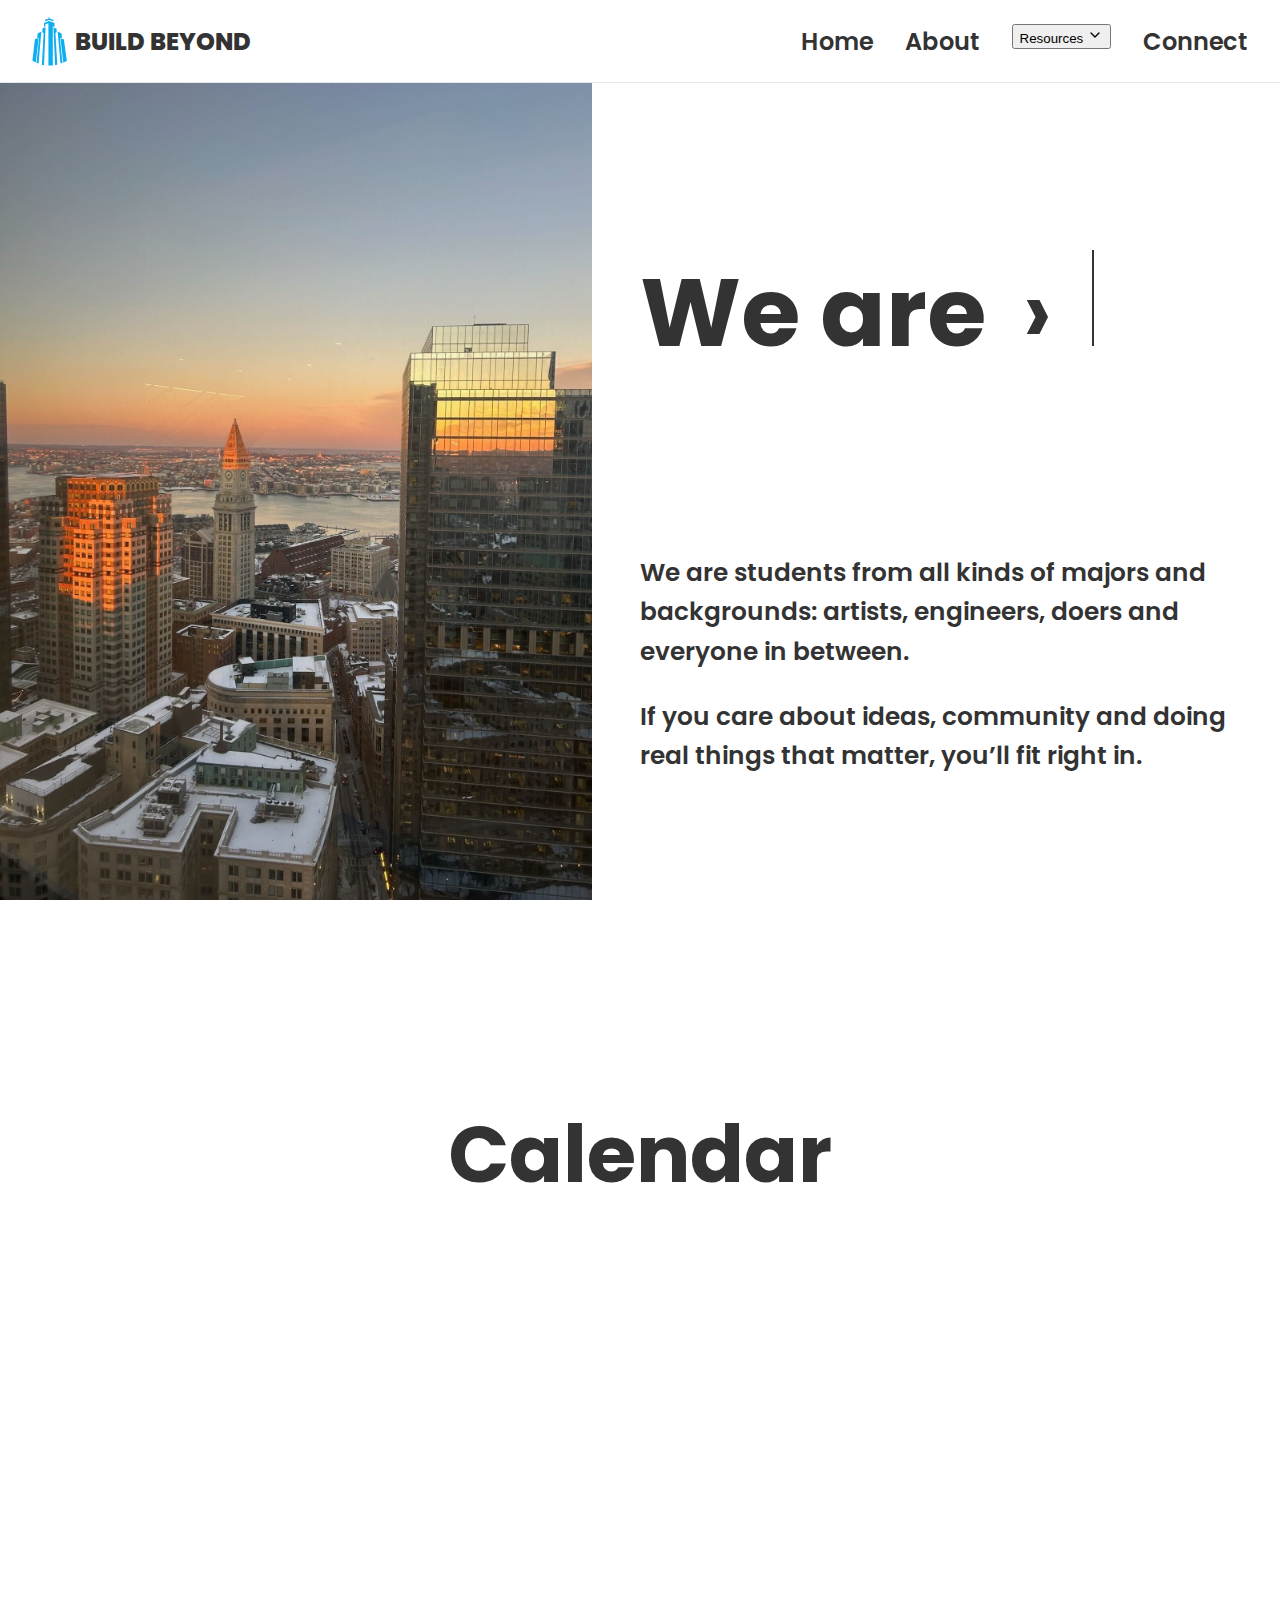
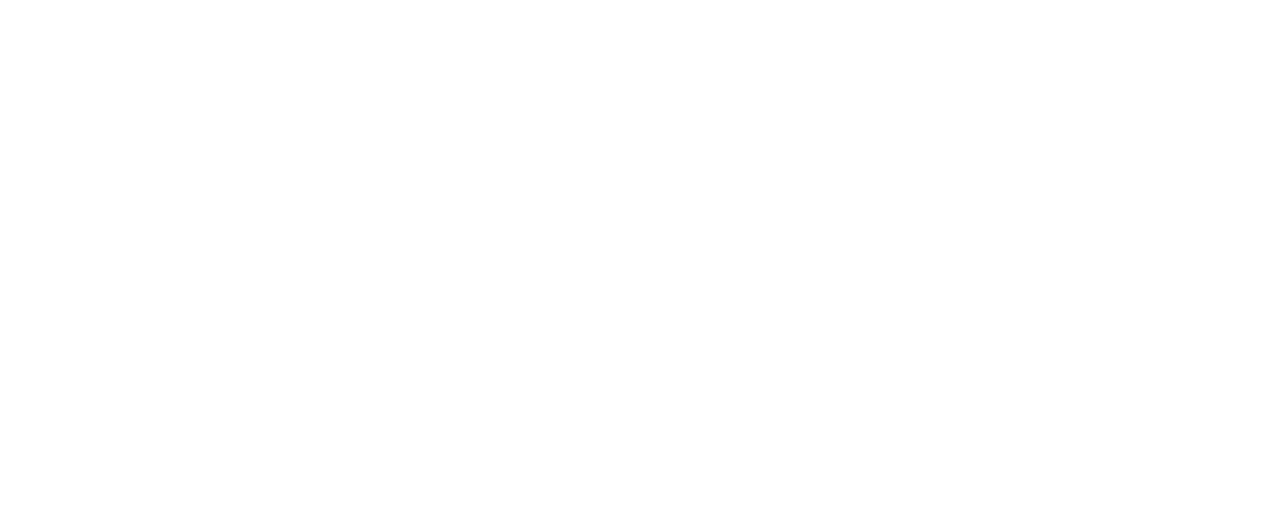
<file: Index.html>
<!DOCTYPE html>
<html lang="en">
<head>
  <meta charset="UTF-8">
  <meta name="viewport" content="width=device-width, initial-scale=1.0">
  <title>BUILD Beyond Club</title>
  <link rel="stylesheet" href="style.css">
</head>
<body>
  <header class="navbar">
    <div class="logo-container">
      <img src="images/NewBUILDLOGO.svg" alt="BUILD Beyond Logo">
      <span class="site-title">BUILD BEYOND</span>
    </div>

    <nav class="nav-links">
      <a href="Index.html">Home</a>
      <a href="#about">About</a>
      <div class="dropdown">
        <button class="dropbtn">
          Resources
          <svg class="dropdown-arrow" width="16" height="16" viewBox="0 0 24 24" fill="none"
               xmlns="http://www.w3.org/2000/svg">
            <path d="M6 9L12 15L18 9" stroke="currentColor" stroke-width="2"
                  stroke-linecap="round" stroke-linejoin="round"/>
          </svg>
        </button>
        <div class="dropdown-content">
          <a href="newsletter.html">Newsletter</a>
          <a href="#calendar">Calendar</a>
          <a href="opportunities/opportunities.html">Opportunities</a>
        </div>
      </div>
      <a href="#Connect">Connect</a>
    </nav>
  </header>

  <section class="hero-top">
    <div class="hero-image"></div>
    <div class="hero-text">
      <h1>
        <span class="highlight">We are</span>
        <span class="arrow">›</span>
        <span id="typed-text"></span><span class="cursor"></span>
      </h1>

      <div class="hero-subtext">
        <p>We are students from all kinds of majors and backgrounds: artists, engineers, doers and everyone in between.</p>
        <p>If you care about ideas, community and doing real things that matter, you’ll fit right in.</p>
      </div>

    </div>
  </section>

  
   <section id="calendar" class="calendar-section">
    <h2>Calendar</h2>
    <div class="calendar-container">
      <iframe
        src="https://calendar.google.com/calendar/embed?src=c_c67c1bda298aa082119ccb1c247aa680ba50d371f149007ef835b9478f5be889%40group.calendar.google.com&ctz=America%2FNew_York"
        frameborder="0"
        scrolling="no"
        loading="lazy"
      ></iframe>
    </div>
  </section>


  <script src="script.js"></script>
</body>
</html>
</file>
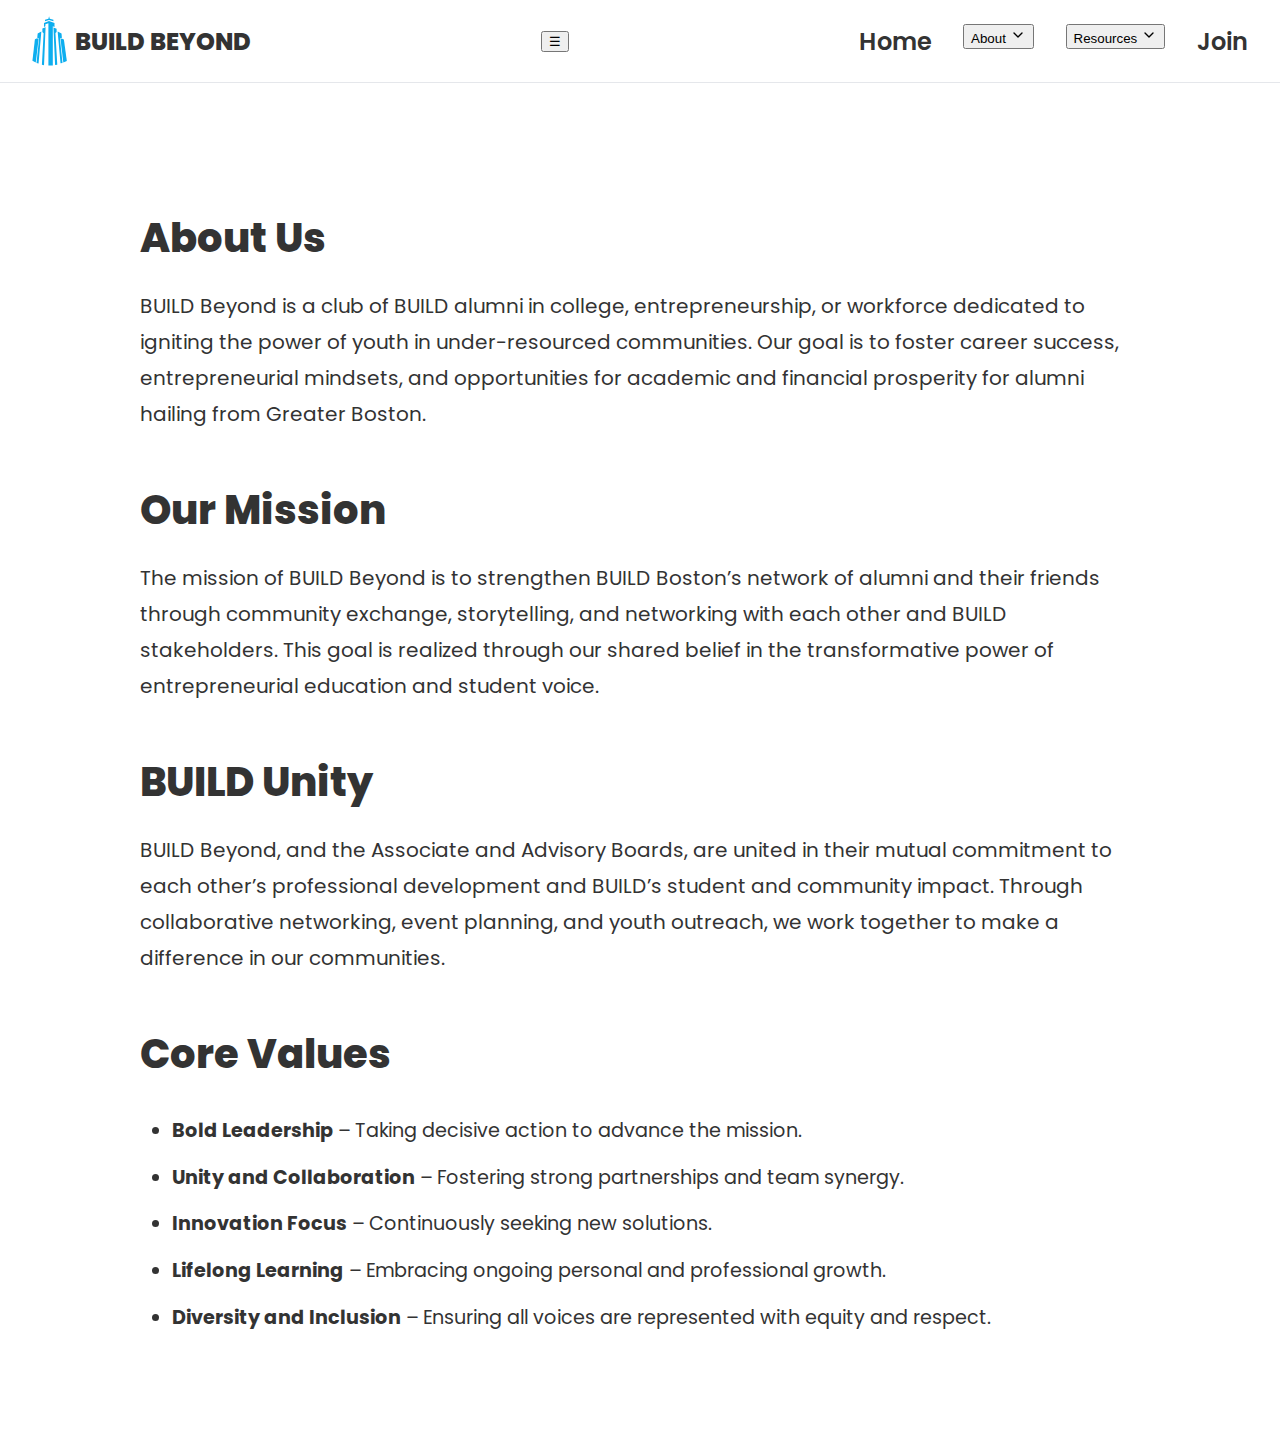
<file: about-mission.html>
<!DOCTYPE html>
<html lang="en">
<head>
  <meta charset="UTF-8">
  <meta name="viewport" content="width=device-width, initial-scale=1.0">
  <title>BUILD Beyond Club</title>
  <link rel="stylesheet" href="style.css"> 
</head>
<body>

  <div id="nav-placeholder"></div>

  <section class="mission-page-content">
    <div class="mission-intro">
      <h2>About Us</h2>
      <p>
        BUILD Beyond is a club of BUILD alumni in college, entrepreneurship, or workforce dedicated to igniting the power of youth in under-resourced communities. Our goal is to foster career success, entrepreneurial mindsets, and opportunities for academic and financial prosperity for alumni hailing from Greater Boston.
      </p>
  
      <h2>Our Mission</h2>
      <p>
        The mission of BUILD Beyond is to strengthen BUILD Boston’s network of alumni and their friends through community exchange, storytelling, and networking with each other and BUILD stakeholders. This goal is realized through our shared belief in the transformative power of entrepreneurial education and student voice.
      </p>
  
      <h2>BUILD Unity</h2>
      <p>
        BUILD Beyond, and the Associate and Advisory Boards, are united in their mutual commitment to each other’s professional development and BUILD’s student and community impact. Through collaborative networking, event planning, and youth outreach, we work together to make a difference in our communities.
      </p>
    </div>
  
    <div class="core-values">
      <h2>Core Values</h2>
      <ul class="core-values-list">
        <li>
          <strong>Bold Leadership</strong> – Taking decisive action to advance the mission.
        </li>
        <li>
          <strong>Unity and Collaboration</strong> – Fostering strong partnerships and team synergy.
        </li>
        <li>
          <strong>Innovation Focus</strong> – Continuously seeking new solutions.
        </li>
        <li>
          <strong>Lifelong Learning</strong> – Embracing ongoing personal and professional growth.
        </li>
        <li>
          <strong>Diversity and Inclusion</strong> – Ensuring all voices are represented with equity and respect.
        </li>
      </ul>
    </div>
  </section>
  

  <script src="script.js"></script>
</body>
</html>
</file>
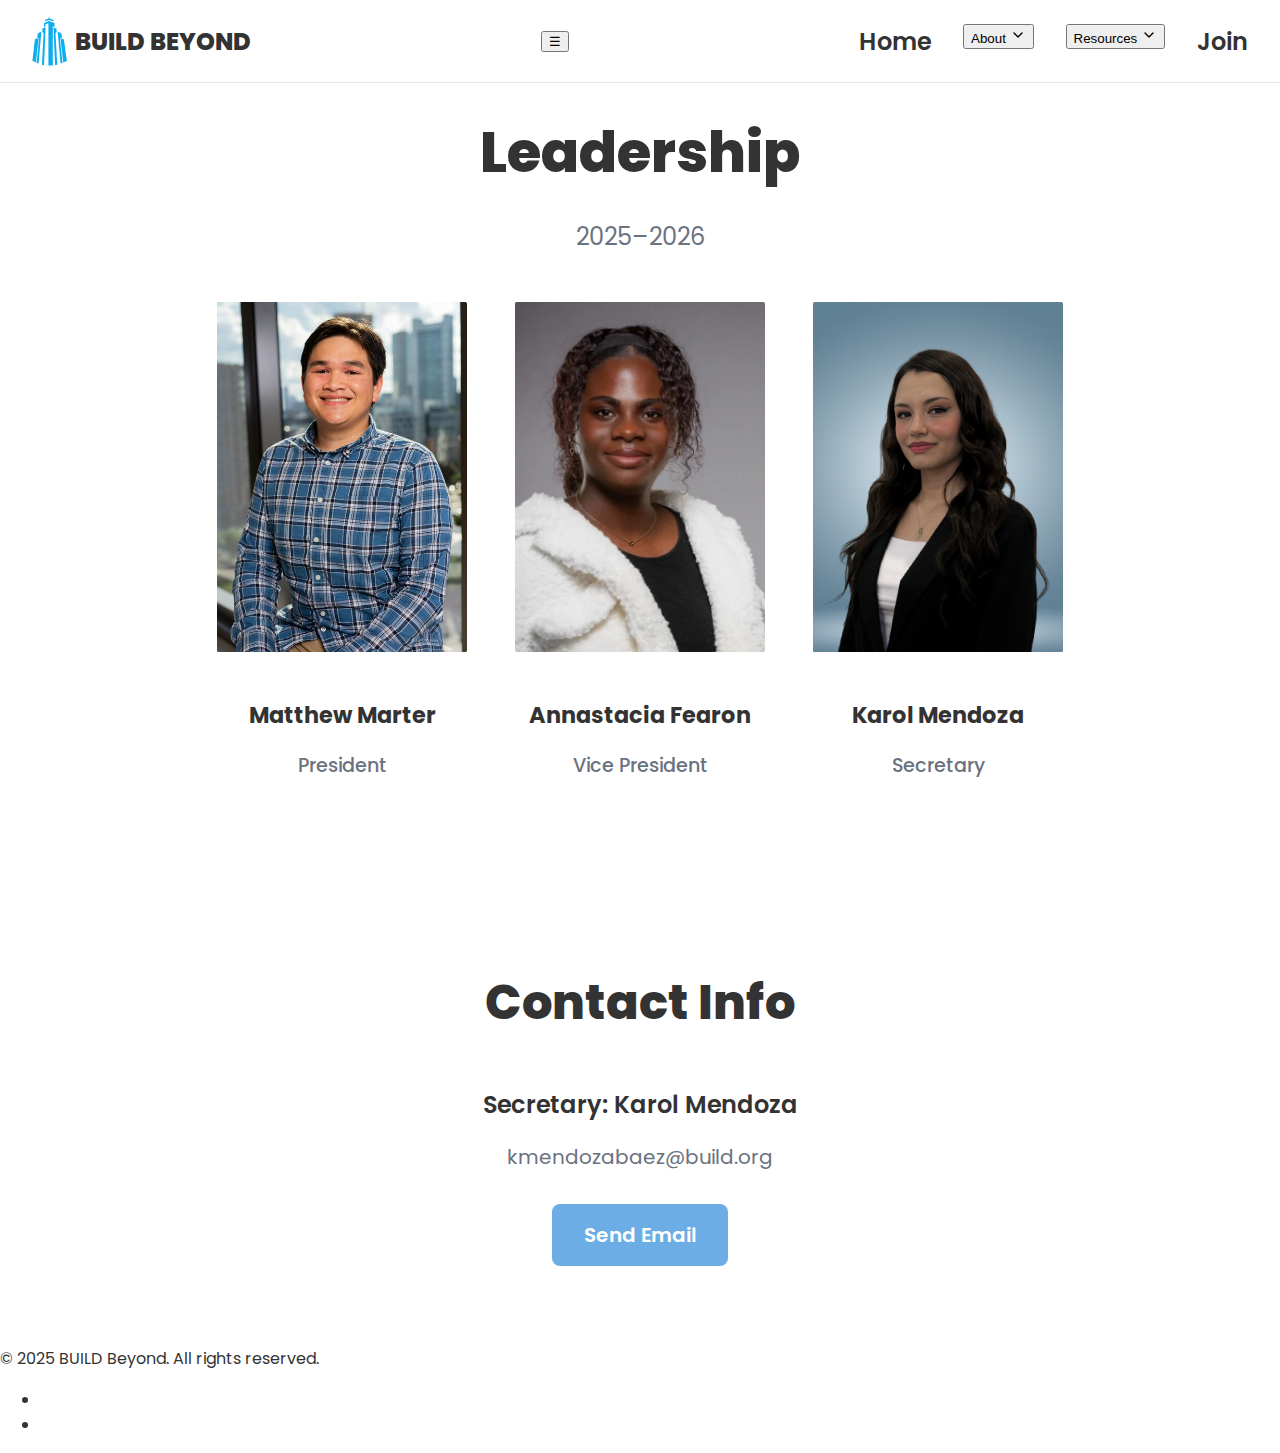
<file: about-team.html>
<!DOCTYPE html>
<html lang="en">
<head>
  <meta charset="UTF-8">
  <meta name="viewport" content="width=device-width, initial-scale=1.0">
  <title>BUILD Beyond Club</title>
  <link rel="stylesheet" href="style.css"> 
</head>
<body>
  <div id="nav-placeholder"></div>
  
  <section class="leadership-section">
    <h2 class="leadership-heading">Leadership</h2>
    <p class="leadership-year">2025–2026</p>
  
    <div class="leadership-grid">
      <div class="leader-card">
        <img src="images/MatthewMarter.jpg" alt="President Name">
        <p class="leader-name">Matthew Marter</p>
        <p class="leader-title">President</p>
      </div>
  
      <div class="leader-card">
        <img src="images/AnnastaciaFearon.jpg" alt="Vice President Name">
        <p class="leader-name">Annastacia Fearon</p>
        <p class="leader-title">Vice President</p>
      </div>
  
      <div class="leader-card">
        <img src="images/KarolMendoza.jpg" alt="Secretary Name">
        <p class="leader-name">Karol Mendoza</p>
        <p class="leader-title">Secretary</p>

      </div>
    </div>
  </section>


  <section class="contact-leadership-section">
    <div class="contact-header">
      <h2 class="contact-heading">Contact Info</h2>
    </div>
    <p class="contact-name">Secretary: Karol Mendoza</p>
    <p class="contact-email">kmendozabaez@build.org</p>
    <a class="contact-button" href="mailto:kmendozabaez@build.org">Send Email</a>
  </section>


  <div id="footer-placeholder"></div>
  
  <script src="script.js"></script>
</body>
</html>
</file>
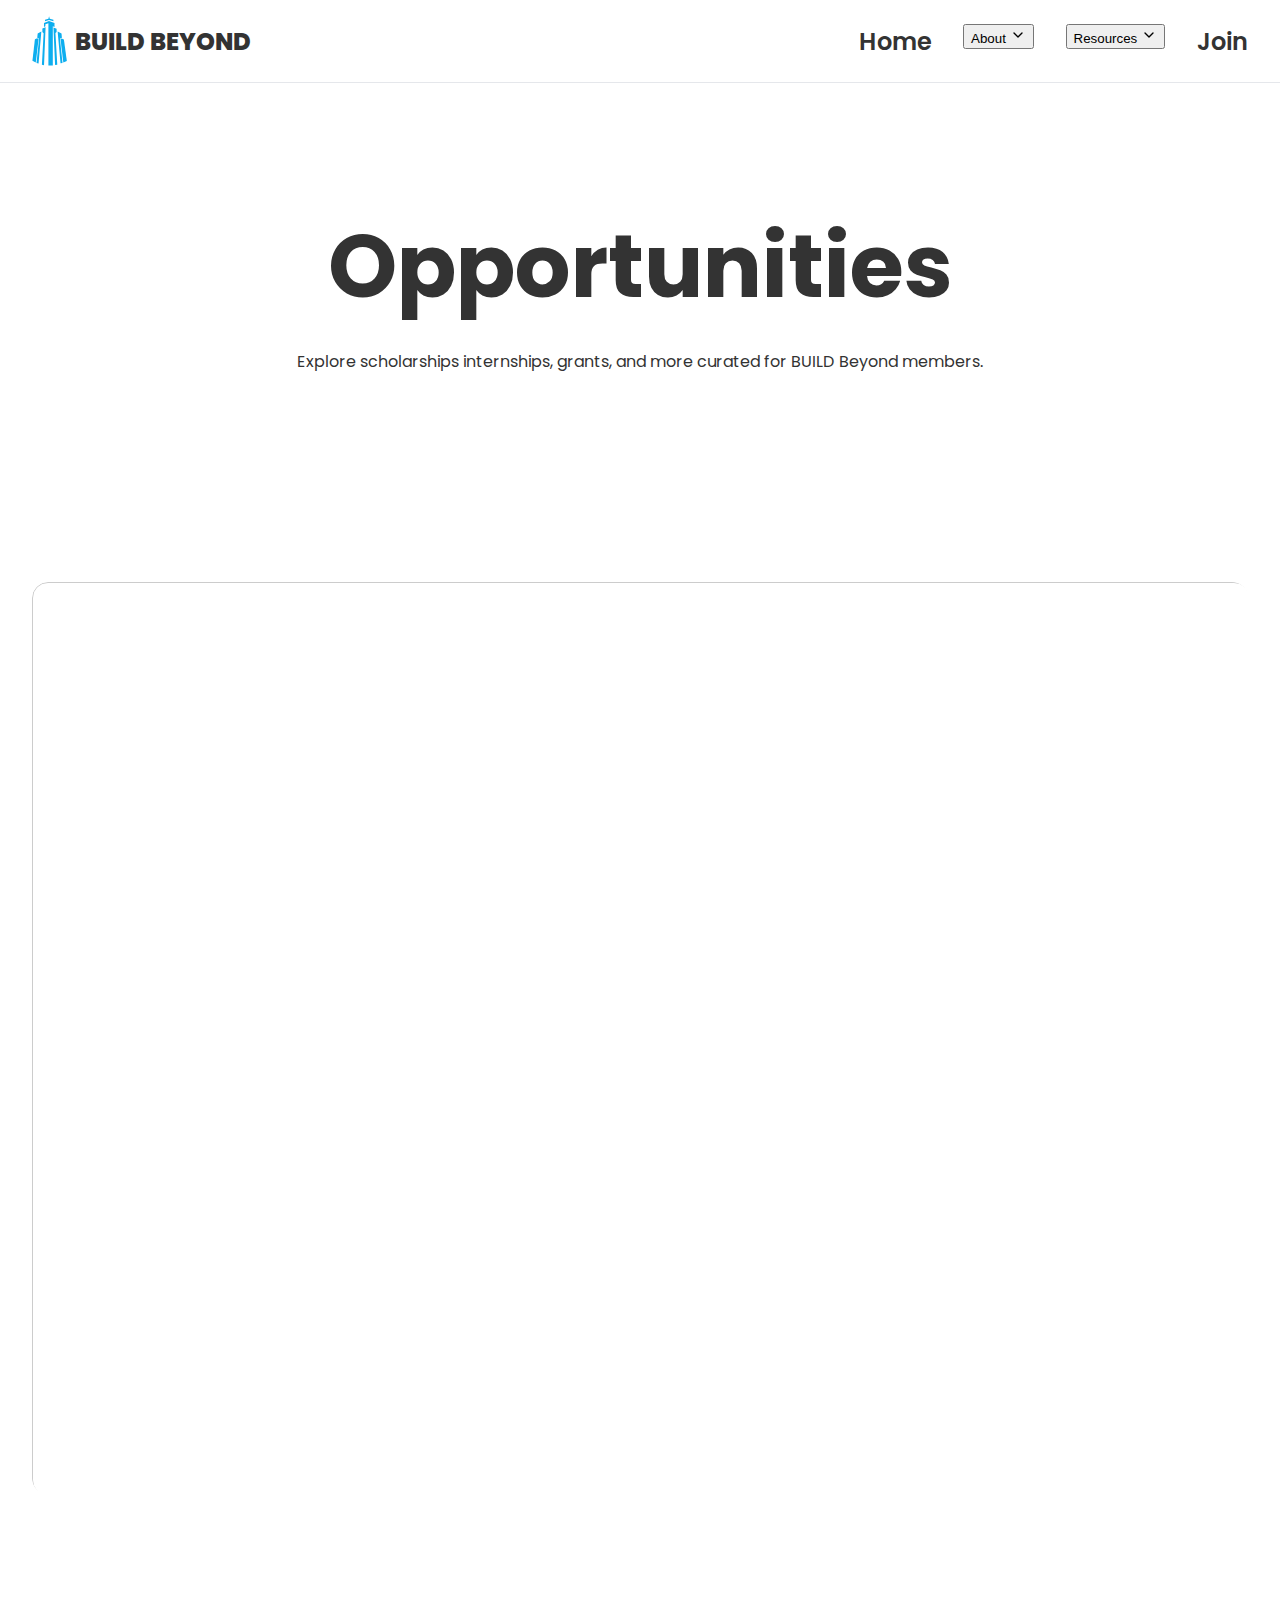
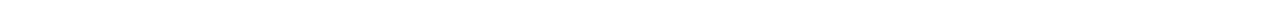
<file: opportunities.html>
<!DOCTYPE html>
<html lang="en">
<head>
  <meta charset="UTF-8">
  <meta name="viewport" content="width=device-width, initial-scale=1.0">
  <title>BUILD Beyond Club</title>
  <link rel="stylesheet" href="style.css"> 
</head>
<body>
  <header class="navbar">
    <div class="logo-container">
      <img src="images/NewBUILDLOGO.svg" alt="BUILD Beyond Logo">
      <span class="site-title">BUILD BEYOND</span>
    </div>

    <nav class="nav-links">
      <a href="./index.html">Home</a>
      <div class="dropdown">
        <button class="dropbtn">
          About
          <svg class="dropdown-arrow" width="16" height="16" viewBox="0 0 24 24" fill="none"
               xmlns="http://www.w3.org/2000/svg">
            <path d="M6 9L12 15L18 9" stroke="currentColor" stroke-width="2"
                  stroke-linecap="round" stroke-linejoin="round"/>
          </svg>
        </button>
        <div class="dropdown-content">
          <a href="about-mission.html">Mission</a>
          <a href="about-team.html">Team</a>
        </div>
      </div>
      
      <div class="dropdown">
        <button class="dropbtn">
          Resources
          <svg class="dropdown-arrow" width="16" height="16" viewBox="0 0 24 24" fill="none"
               xmlns="http://www.w3.org/2000/svg">
            <path d="M6 9L12 15L18 9" stroke="currentColor" stroke-width="2"
                  stroke-linecap="round" stroke-linejoin="round"/>
          </svg>
        </button>
        <div class="dropdown-content">
          <a href="newsletter.html">Newsletter</a>
          <a href="index.html#calendar">Calendar</a>
          <a href="opportunities.html">Opportunities</a>
        </div>
      </div>
      <a href="https://forms.gle/TZujvXNzkUqEUSfe8" target="_blank" rel="noopener noreferrer">Join</a>
    </nav>
  </header>

  <section class="stand-for">
    <h2>Opportunities</h2>
    <p>Explore scholarships internships, grants, and more curated for BUILD Beyond members.</p>
  </section>

  <section class="opportunities-section">
    <div class="opportunities-container">
      <iframe class="airtable-embed" 
              src="https://airtable.com/embed/apphTHOzHpvq7DK2Y/shrGPPpoXjz1SfuEo" 
              frameborder="0" 
              width="100%" 
              height="600" 
              style="background: transparent; border: 1px solid #ccc; border-radius: 1rem;">
      </iframe>
    </div>
  </section>

</body>
</html>
</file>
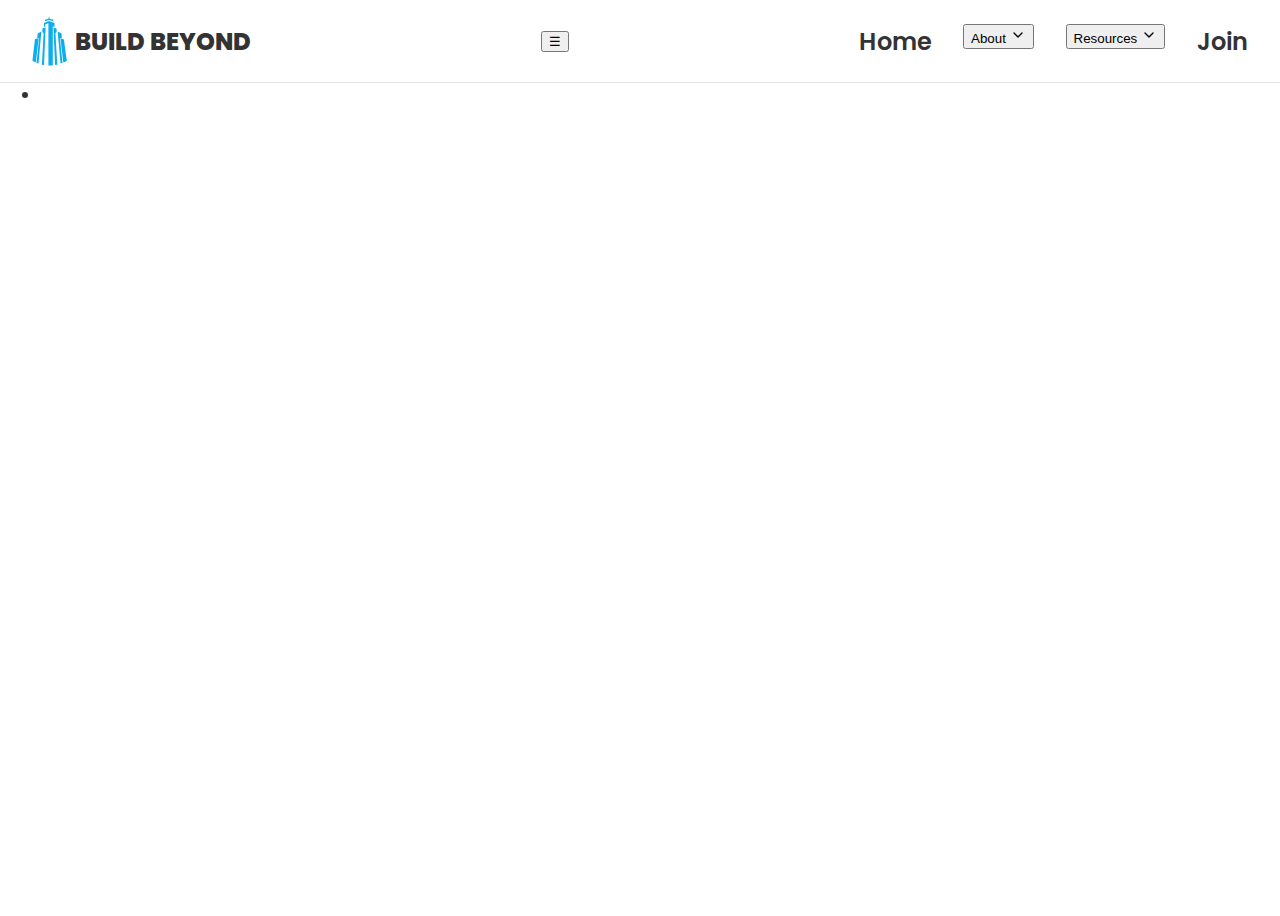
<file: timeline.html>
<!DOCTYPE html>
<html lang="en">
<head>
  <meta charset="UTF-8">
  <meta name="viewport" content="width=device-width, initial-scale=1.0">
  <title>BUILD Beyond Club</title>
  <link rel="stylesheet" href="style.css"> 
</head>
<body>
  <div id="nav-placeholder"></div>
  
  <div id="footer-placeholder"></div>
  <script src="script.js"></script>
</body>
</html>
</file>
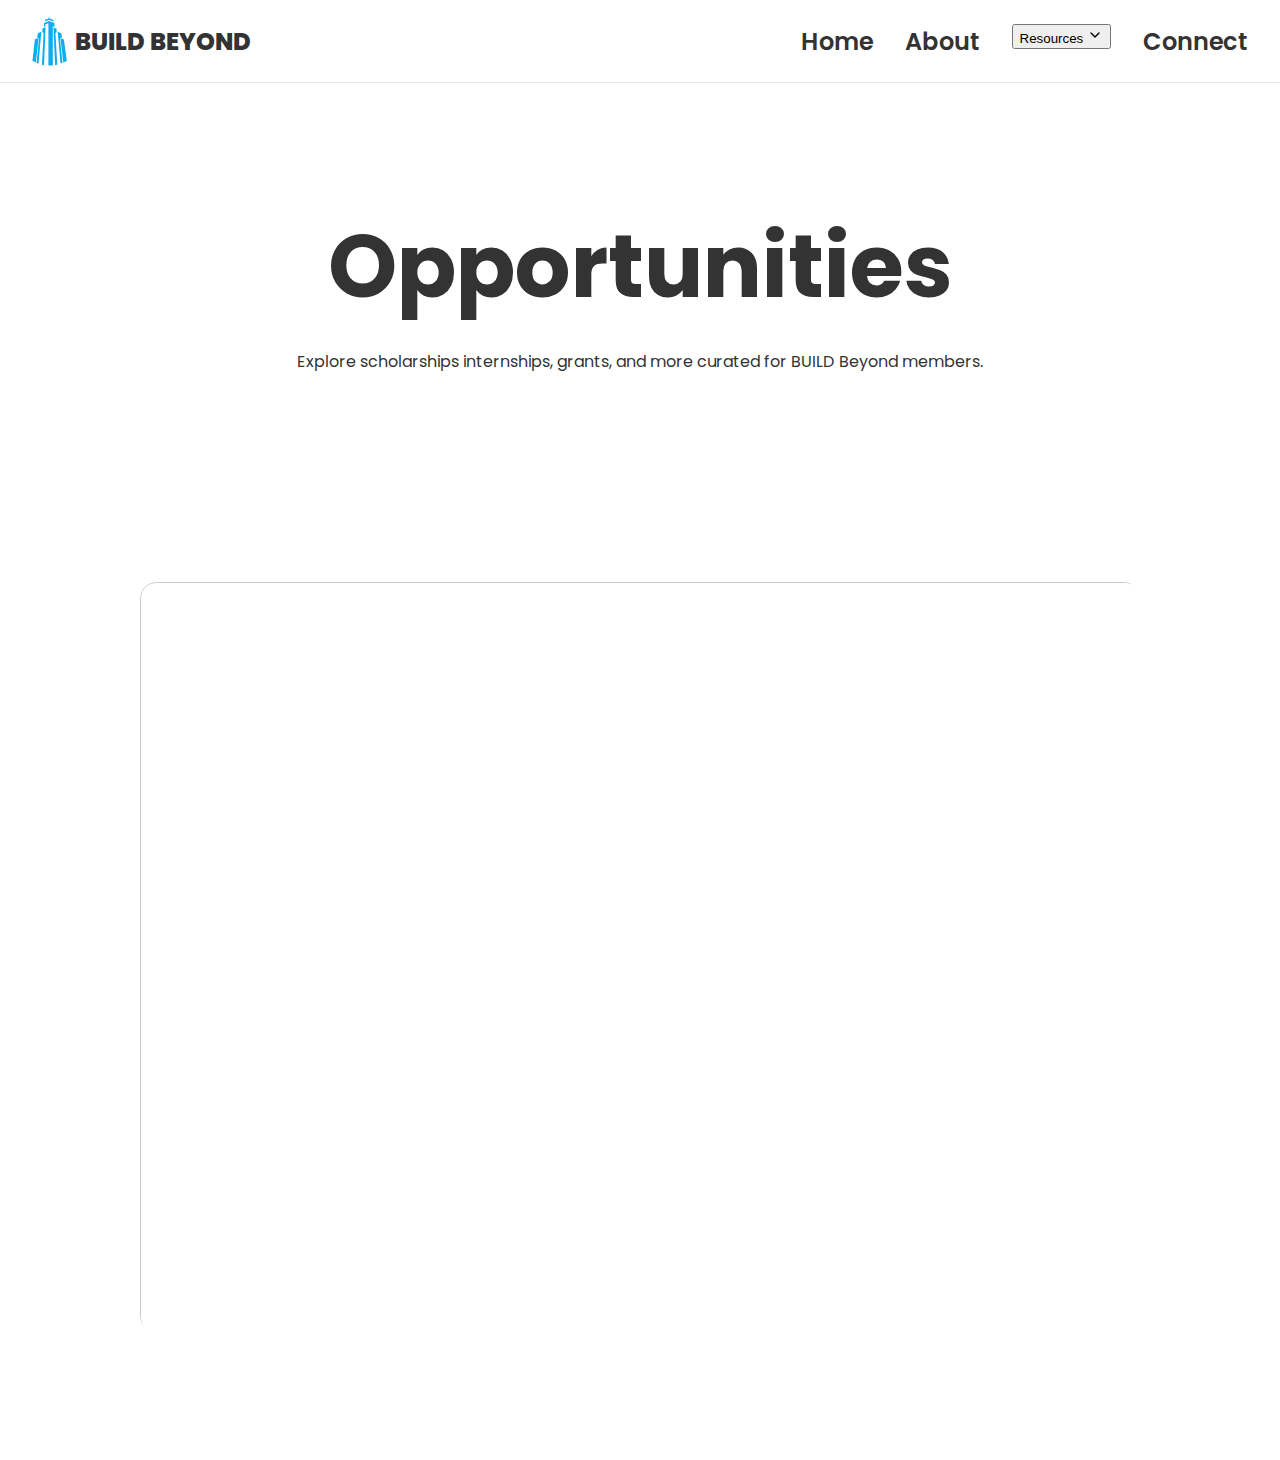
<file: opportunities/opportunities.html>
<!DOCTYPE html>
<html lang="en">
<head>
  <meta charset="UTF-8">
  <meta name="viewport" content="width=device-width, initial-scale=1.0">
  <title>Opportunities | BUILD Beyond Club</title>
  <link rel="stylesheet" href="../style.css">
</head>
<body>
  <header class="navbar">
    <div class="logo-container">
      <img src="../images/NewBUILDLOGO.svg" alt="BUILD Beyond Logo">
      <span class="site-title">BUILD BEYOND</span>
    </div>
    <nav class="nav-links">
      <a href="../Index.html">Home</a>
      <a href="index.html#about">About</a>
      <div class="dropdown">
        <button class="dropbtn">
          Resources
          <svg class="dropdown-arrow" width="16" height="16" viewBox="0 0 24 24" fill="none" xmlns="http://www.w3.org/2000/svg">
            <path d="M6 9L12 15L18 9" stroke="currentColor" stroke-width="2" stroke-linecap="round" stroke-linejoin="round"/>
          </svg>
        </button>
        <div class="dropdown-content">
          <a href="newsletter.html">Newsletter</a>
          <a href="index.html#calendar">Calendar</a>
          <a href="../opportunities/opportunities.html">Opportunities</a>
        </div>
      </div>
      <a href="index.html#Connect">Connect</a>
    </nav>
  </header>

  <section class="stand-for">
    <h2>Opportunities</h2>
    <p>Explore scholarships internships, grants, and more curated for BUILD Beyond members.</p>
  </section>

  <section class="calendar-section">
    <div class="calendar-container">
      <iframe class="airtable-embed" 
              src="https://airtable.com/embed/apphTHOzHpvq7DK2Y/shrGPPpoXjz1SfuEo" 
              frameborder="0" 
              width="100%" 
              height="600" 
              style="background: transparent; border: 1px solid #ccc; border-radius: 1rem;">
      </iframe>
    </div>
  </section>

</body>
</html>
</file>
<file: style.css>
@import url('https://fonts.googleapis.com/css2?family=Poppins:wght@400;600;800&display=swap');

:root {
  --light:#ffffff;
  --dark:#333333;
  --gray-light:#e5e7eb;
  --gray-dark:#6b7280;
  --blue: #1b91ff;
  --dark-blue:#1578d4;
}

body {
  margin: 0;
  padding: 0;
  font-family: 'Poppins', sans-serif;
  color: var(--dark);
  background: var(--light);
  min-height: 100vh;
}

.navbar {
  position: fixed;
  top: 0;
  left: 0;
  width: 100%;
  display: flex;
  align-items: center;
  justify-content: space-between;
  padding: 1rem 2rem;
  background-color: var(--light);
  border-bottom: 1px solid var(--gray-light);
  z-index: 1000;
}

.logo-container {
  display: flex;
  align-items: center;
}

.navbar img {
  height: 50px;
  margin: 0;
}

.site-title {
  margin-left: 0.5rem;
  font-size: 1.5rem;
  font-weight: 800;
  color: var(--dark);
}

.nav-links {
  display: flex;
  gap: 2rem;
  margin-right: 4rem;
}

.nav-links a {
  text-decoration: none;
  color: var(--dark);
  font-weight: 600;
  font-size: 1.5rem;
  transition: color 0.3s;
}

.nav-links a:hover {
  color: var(--gray-dark);
}

.dropdown {
  position: relative;
  display: inline-block;
  z-index: 1002;
}

.dropdown-content {
  position: absolute;
  display: none;
  background-color: var(--light);
  min-width: 200px;
  box-shadow: 0px 8px 16px rgba(0,0,0,0.2);
  border-radius: 0.5rem;
  top: 100%;
  left: 0;
  z-index: 1002;
}

.dropdown:hover .dropdown-content {
  display: block !important;
}

.dropdown-content a {
  color: var(--dark);
  padding: 12px 16px;
  text-decoration: none;
  display: block;
  font-weight: 500;
  font-size: 1.25rem;
}

.dropdown-content a:hover {
  background-color: var(--gray-light);
}

.dropdown-arrow {
  transition: transform 0.3s ease;
}

.dropdown:hover .dropdown-arrow {
  transform: rotate(180deg);
}

.hero-top {
  display: flex;
  margin-top: 80px;
  min-height: calc(100vh - 80px);
}

.hero-image {
  flex: 1;
  background: url('images/BostonCity.jpg') center/cover no-repeat;
}

.hero-text {
  position: relative;
  flex: 1;
  background: var(--light);
  display: flex;
  flex-direction: column;
  align-items: flex-start;
  justify-content: flex-start;
  padding: 0 3rem;
  margin-top: 10rem;
}

.hero-text h1 {
  font-size: 6rem;
  margin: 0;
  margin-bottom: 4rem;
}

.hero-text .highlight,
.hero-text #typed-text,
.hero-text .cursor {
  color: var(--dark);
}

.hero-text .arrow {
  color: var(--dark);
  margin: 0 1rem;
  font-weight: 600;
  flex-shrink: 0;
}

.cursor {
  display: inline-block;
  width: 2px;
  height: 1em;
  background: var(--dark);
  margin-left: 4px;
  animation: blink 0.7s steps(1) infinite;
}

@keyframes blink {
  0%, 50%     { opacity: 1; }
  50.1%, 100% { opacity: 0; }
}

.hero-subtext {
  position: absolute;
  top: 18rem;  
  font-weight: 600;
  left: 3rem;
  right: 3rem;
  font-size: 1.55rem;
  line-height: 1.6;
  color: var(--dark);
}

.stand-for {
  padding: 4rem 2rem;
  max-width: 1000px;
  margin: 4rem auto;
  text-align: center;
}

.stand-for h2 {
  font-size: 5.5rem;
  margin-bottom: 1rem;
}

.stand-for-list {
  list-style: none;
  margin: 0;
  padding: 0;
}

.stand-for-list li {
  font-size: 1.25rem;
  font-weight: 600;
  line-height: 1.6;
  margin-bottom: 1rem;
}

.calendar-section {
  padding: 4rem 2rem;
  max-width: 1000px;
  margin: 4rem auto;
  text-align: center;
  background: transparent;
}

.calendar-section h2 {
  font-size: 5rem;
  margin-bottom: 1.5rem;
  color: var(--dark);
}

.calendar-container {
  position: relative;
  width: 100%;
  max-width: 1500px;
  height: 0;
  padding-bottom: 75%;
  margin: 0 auto;
  border-radius: 1rem;
  overflow: hidden;
}

.calendar-container iframe {
  position: absolute;
  top: 0;
  left: 0;
  width: 100%;
  height: 100%;
  border: 0;
  border-radius: 1rem;
}

@media (max-width: 600px) {
  .nav-links a      { font-size: 1.25rem; }
  .hero-top         { min-height: 60vh; }
  .hero-text h1     { font-size: 2rem; margin-bottom: 2rem; }
  .hero-subtext     { top: 12rem; font-size: 1rem; }
  .stand-for h2     { font-size: 2rem; }
  .stand-for-list li{ font-size: 1rem; }
  .calendar-section h2 { font-size: 2rem; }
}

.opportunities-section
{
  padding: 4rem 2rem;
  max-width: 1500px;
  margin: 4rem auto;
  text-align: center;
  background: transparent;
}

.opportunities-container
{
  position: relative;
  width: 100%;
  max-width: 1500px;
  height: 0;
  padding-bottom: 75%;
  margin: 0 auto;
  border-radius: 1rem;
  overflow: hidden;
}

.opportunities-container iframe
{
  position: absolute;
  top: 0;
  left: 0;
  width: 100%;
  height: 100%;
  border: 0;
  border-radius: 1rem;
}


.mission-section {
  display: flex;
  justify-content: center;
  align-items: center;
  padding: 6rem 2rem;
  background-color: var(--light);
}

.mission-content {
  display: flex;
  flex-direction: row; /* Ensures image is on the left */
  width: 100%;
  gap: 4rem;
  align-items: center;
}

.mission-image {
  flex: 1;
  height: 700px;
  background: url('images/FirstEvent.png') center/cover no-repeat;
  border-radius: 1rem;
}

.mission-text-container {
  flex: 1;
  text-align: left;
  padding-right: 3rem;
}

.mission-heading {
  font-weight: 800;
  font-size: 3rem;
  margin-bottom: 1rem;
  color: var(--dark);
}

.mission-text {
  font-size: 1.4rem;
  line-height: 1.8;
  color: var(--dark);
  margin-bottom: 2rem;
}

.mission-button {
  padding: 1rem 2rem;
  font-size: 1.25rem;
  font-weight: 600;
  border: none;
  background-color: rgb(108, 173, 229);
  color: var(--light);
  border-radius: 4.2rem;
  cursor: pointer;
  transition: background-color 0.3s ease;
}

.mission-button:hover {
  background-color: rgb(75, 130, 179);
}

.mission-carousel {
  position: relative;
  flex: 1;
  height: 500px;
  width: 900px;
  overflow: hidden;
  border-radius: 0.1rem;
}

.carousel-images {
  display: flex;
  width: 100%;
  height: 100%;
  transition: transform 0.5s ease-in-out;
}

.carousel-images img {
  min-width: 100%;
  height: 100%;
  object-fit: cover;
  display: none;
  border-radius: 0.1rem;
}

.carousel-images img.active {
  display: block;
}

.carousel-dots {
  position: absolute;
  bottom: 10px;
  left: 50%;
  transform: translateX(-50%);
  display: flex;
  gap: 0.5rem;
}

.carousel-dots .dot {
  width: 12px;
  height: 12px;
  background-color: var(--gray-dark);
  border-radius: 50%;
  cursor: pointer;
  opacity: 0.5;
  transition: opacity 0.3s ease;
}

.carousel-dots .dot.active {
  opacity: 1;
  background-color: var(--dark);
}

.calendar-link {
  margin-top: 2rem;
  text-align: center;
}

.calendar-button {
  display: inline-block;
  padding: 1rem 2rem;
  font-size: 1.25rem;
  font-weight: 600;
  background-color: rgb(108, 173, 229);
  color: var(--light);
  border-radius: 4.5rem;
  text-decoration: none;
  transition: background-color 0.3s ease;
}

.calendar-button:hover {
  background-color: rgb(75, 130, 179);
}

.homepage-hero-text {
  flex: 1;
  display: flex;
  flex-direction: column;
  justify-content: center;
  align-items: flex-start;
  padding: 0 4rem;
  background: var(--light);
}

.homepage-hero-title {
  font-size: 7rem;
  font-weight: 700;
  color: black;
  margin-bottom: 2rem;
}

.homepage-join-button {
  padding: 1rem 2rem;
  font-size: 2.75rem;
  font-weight: 600;
  background-color: rgb(108, 173, 229);
  color: white;
  border: none;
  border-radius: 9.2rem;
  text-decoration: none;
  transition: background-color 0.3s ease;
}

.homepage-join-button:hover {
  background-color: rgb(75, 130, 179);
}

.join-button-wrapper {
  width: 100%;
  display: flex;
  justify-content:flex-end;
}


.team-hero {
  text-align: center;
  padding: 4rem 2rem;
}

.hero-title {
  font-size: 4.5rem;
  font-weight: 800;
  color: var(--dark);
}

.leadership-section {
  padding: 4rem 2rem;
  max-width: 1200px;
  margin: 0 auto;
  text-align: center;
}

.leadership-heading {
  font-size: 3.5rem;
  font-weight: 800;
  margin-bottom: 0.5rem;
}

.leadership-year {
  font-size: 1.5rem;
  color: var(--gray-dark);
  margin-bottom: 3rem;
}

.leadership-grid {
  display: flex;
  flex-wrap: wrap;
  gap: 3rem;
  justify-content: center;
}

.leader-card {
  width: 250px;
  text-align: center;
}

.leader-card img {
  width: 100%;
  height: 350px;
  object-fit: cover;
  border-radius: 0.1rem;
  margin-bottom: 1rem;
}

.leader-name {
  font-size: 1.4rem;
  font-weight: 700;
  margin-bottom: 0.25rem;
}

.leader-title {
  font-size: 1.2rem;
  font-weight: 500;
  color: var(--gray-dark);
}


.contact-leadership-section {
  padding: 4rem 2rem;
  text-align: center;
  background-color: var(--light);
}

.contact-heading {
  font-size: 3rem;
  font-weight: 800;
  margin-bottom: 1rem;
  color: var(--dark);
}

.contact-name {
  font-size: 1.5rem;
  font-weight: 600;
  margin-bottom: 0.5rem;
  color: var(--dark);
}

.contact-email {
  font-size: 1.25rem;
  color: var(--gray-dark);
  margin-bottom: 2rem;
}

.contact-button {
  display: inline-block;
  padding: 1rem 2rem;
  font-size: 1.25rem;
  font-weight: 600;
  background-color: rgb(108, 173, 229);
  color: white;
  border: none;
  border-radius: 0.5rem;
  text-decoration: none;
  transition: background-color 0.3s ease;
}

.contact-button:hover {
  background-color: rgb(75, 130, 179);
}


.contact-header {
  display: flex;
  align-items: center;
  justify-content: center;
  gap: 1rem;
  margin-bottom: 2rem;
  flex-wrap: wrap;
}

.contact-logo {
  height: 60px;
  width: auto;
}

.contact-heading {
  font-size: 3rem;
  font-weight: 800;
  color: var(--dark);
}


.join-button-wrapper {
  display: flex;
  align-items: center;
  gap: 2rem; /* space between Join Us and GroupMe logo */
}

.groupme-icon img {
  height: 60px;
  width: 60px;
  cursor: pointer;
  transition: transform 0.2s ease;
}

.groupme-icon img:hover {
  transform: scale(1.1);
}

.mission-page-content {
  max-width: 1000px;
  margin: 4rem auto;
  padding: 6rem 2rem 2rem 2rem;
}


.mission-page-content h2 {
  font-size: 2.5rem;
  font-weight: 800;
  margin-top: 3rem;
  margin-bottom: 1rem;
  color: var(--dark);
}

.mission-page-content p {
  font-size: 1.25rem;
  line-height: 1.8;
  color: var(--dark);
}

.core-values-list {
  list-style-type: disc;
  padding-left: 2rem;
  margin-top: 2rem;
}

.core-values-list li {
  font-size: 1.2rem;
  line-height: 1.6;
  margin-bottom: 1rem;
}

.nav-links .dropdown {
  position: relative;
  display: inline-block;
  z-index: 1002; /* Ensure dropdowns appear above other elements */
}


/* Push join-button to the right edge */
.nav-links .join-container {
  margin-left: auto;
}

.navbar {
  display: flex;
  align-items: center;
}
</file>
